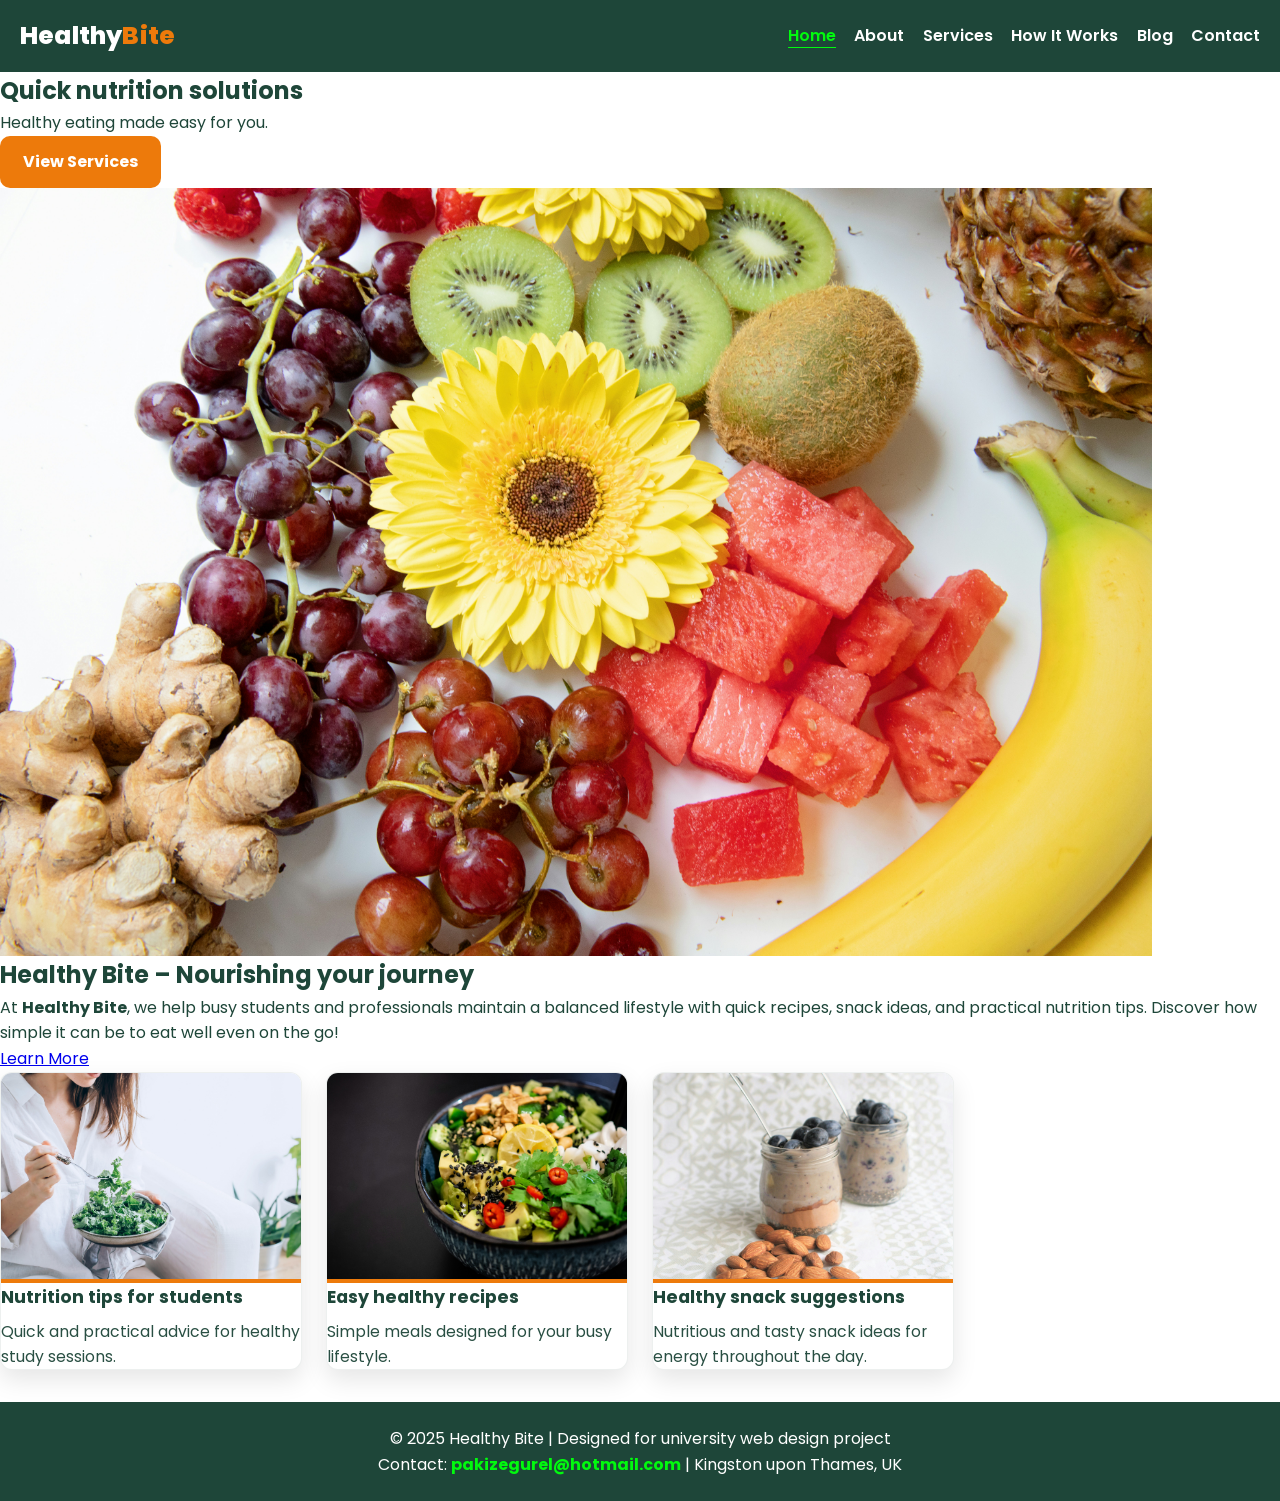
<file: index.html>
<!-- =======================================================
  File: index.html
  Project: Healthy Bite
  Author: Pakize Gurel
  Description: Home (Landing) page for the Healthy Bite website.
  ======================================================= -->

<!DOCTYPE html>
<html lang="en">
<head>
  <meta charset="UTF-8" />
  <meta name="viewport" content="width=device-width, initial-scale=1.0" />
  <title>Healthy Bite | Quick Nutrition Solutions</title>
  <link rel="stylesheet" href="styles.css" />
  <script src="script.js" defer></script>
</head>

<body>
  <!-- ==================== HEADER / NAVIGATION ==================== -->
  <header class="site-header">
    <div class="logo">Healthy<span>Bite</span></div>
    <nav class="nav" id="navMenu">
      <ul id="navLinks">
        <li><a href="index.html" class="active">Home</a></li>
        <li><a href="about.html">About</a></li>
        <li><a href="services.html">Services</a></li>
        <li><a href="howitworks.html">How It Works</a></li>
        <li><a href="blog.html">Blog</a></li>
        <li><a href="contact.html">Contact</a></li>
      </ul>
    </nav>
    <!-- Mobile menu toggle -->
    <button class="menu-toggle" type="button" aria-label="Open menu" aria-controls="navLinks" aria-expanded="false" onclick="toggleMenu()">☰</button>
  </header>

  <!-- ==================== HERO SECTION ==================== -->
  <section class="hero">
    <div class="hero-content">
      <h1>Quick nutrition solutions</h1>
      <p>Healthy eating made easy for you.</p>
      <a href="services.html" class="btn-primary">View Services</a>
    </div>
    <!-- Image from Unsplash - credited inline -->
    <img src="assets/images/home.jpg" alt="Healthy salad bowl" class="home-img" />
    <!-- Image source: Unsplash -->
  </section>

  <!-- ==================== INTRO SECTION ==================== -->
  <section class="intro">
    <h2>Healthy Bite – Nourishing your journey</h2>
    <p>
      At <strong>Healthy Bite</strong>, we help busy students and professionals
      maintain a balanced lifestyle with quick recipes, snack ideas, and practical
      nutrition tips. Discover how simple it can be to eat well even on the go!
    </p>
    <a href="about.html" class="btn-secondary">Learn More</a>
  </section>

  <!-- ==================== FEATURES SECTION ==================== -->
  <section class="features">
  <div class="feature-card">
    <img src="assets/images/homestudents.jpg" alt="Nutrition for students" />
    <h3>Nutrition tips for students</h3>
    <p>Quick and practical advice for healthy study sessions.</p>
  </div>

  <div class="feature-card">
    <img src="assets/images/recipes.jpg" alt="Easy healthy recipes" />
    <h3>Easy healthy recipes</h3>
    <p>Simple meals designed for your busy lifestyle.</p>
  </div>

  <div class="feature-card">
    <img src="assets/images/snacks.jpg" alt="Healthy snacks ideas" />
    <h3>Healthy snack suggestions</h3>
    <p>Nutritious and tasty snack ideas for energy throughout the day.</p>
  </div>
</section>
  <!-- ==================== FOOTER ==================== -->
  <footer class="site-footer">
    <div class="footer-content">
      <p>© 2025 Healthy Bite | Designed for university web design project</p>
      <p>
        Contact: <a href="mailto:pakizegurel@hotmail.com">pakizegurel@hotmail.com</a> |
        Kingston upon Thames, UK
      </p>
    </div>
  </footer>
</body>
</html>
</file>
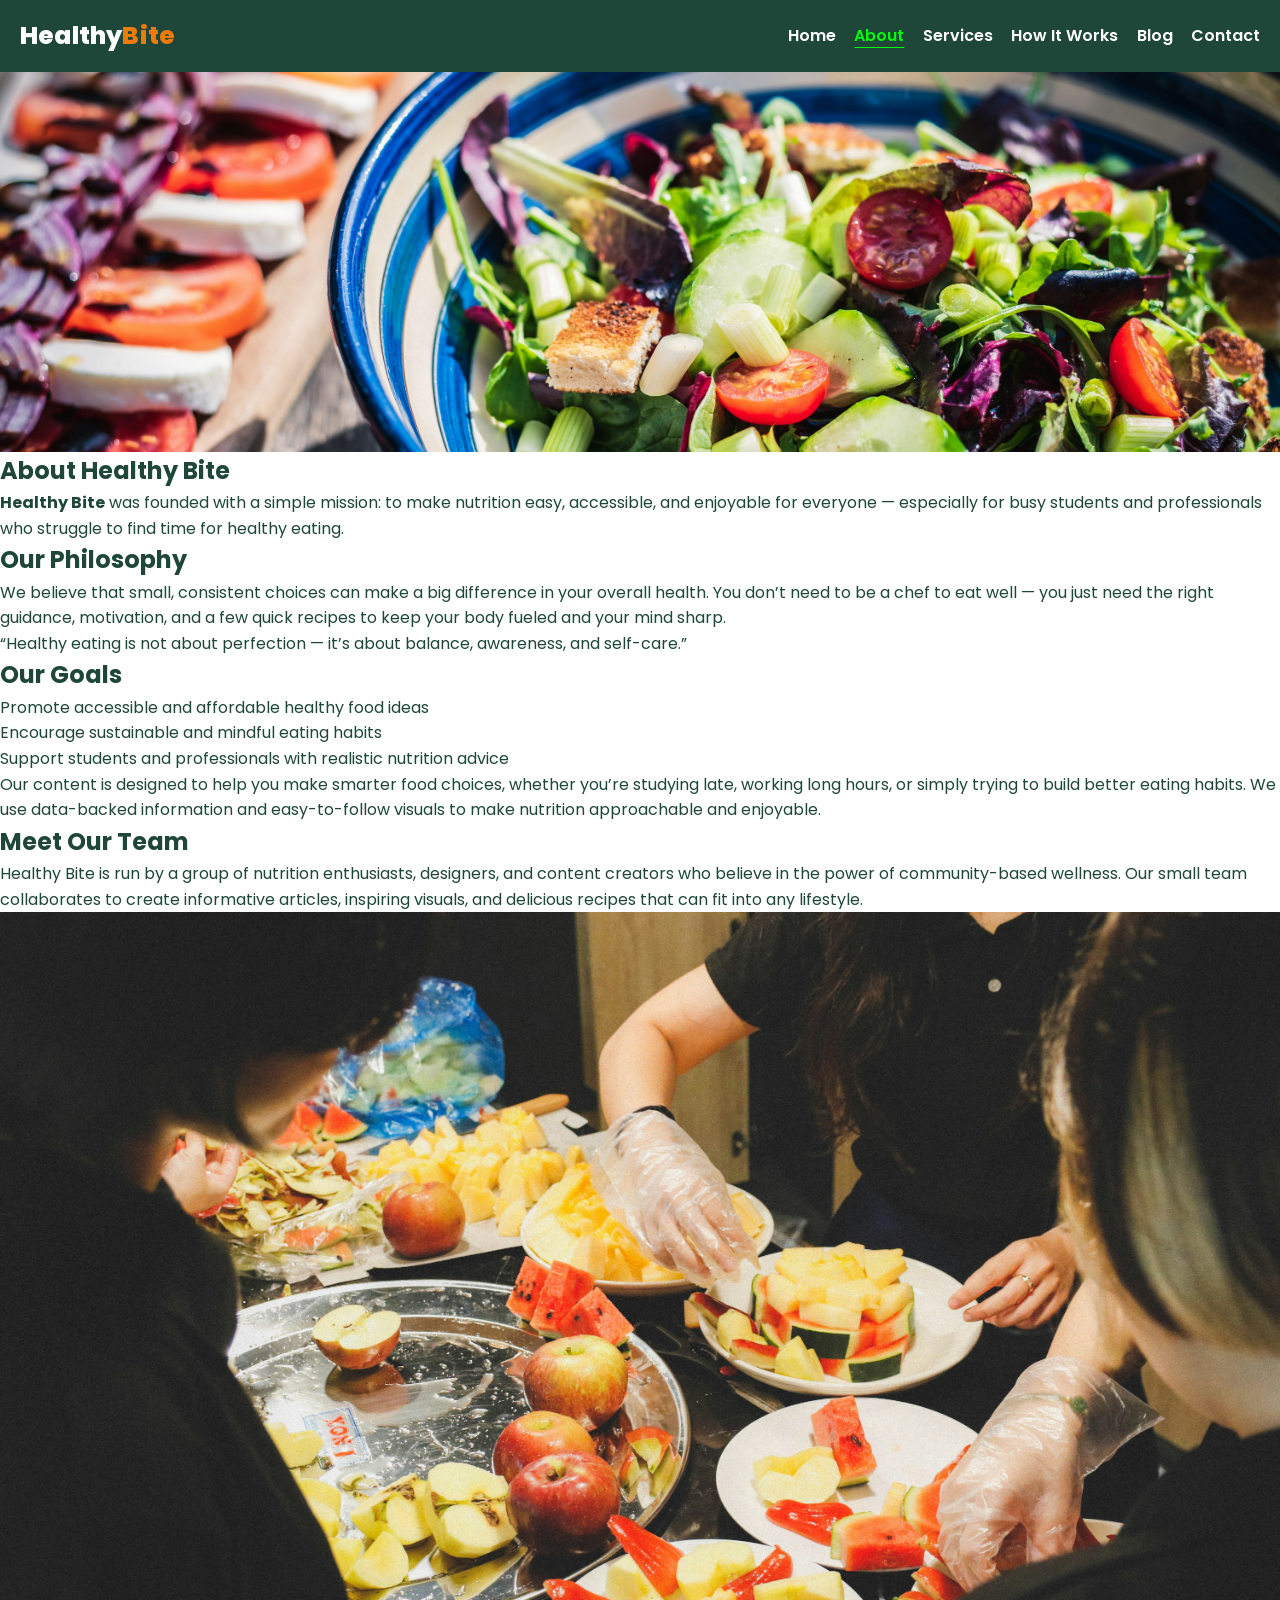
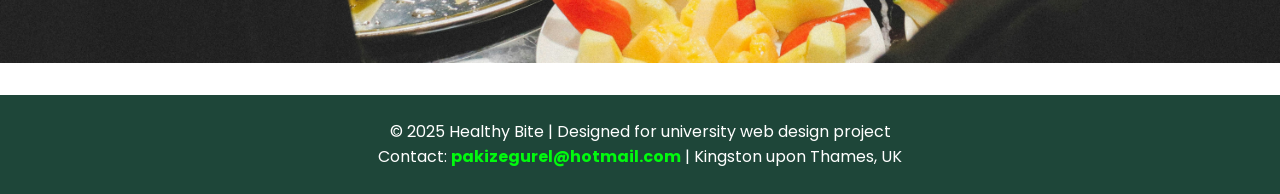
<file: about.html>
<!-- =======================================================
  File: about.html
  Project: Healthy Bite
  Author: Pakize Gurel
  Description: About page focused on text layout and readability.
  ======================================================= -->

<!DOCTYPE html>
<html lang="en">
<head>
  <meta charset="UTF-8" />
  <meta name="viewport" content="width=device-width, initial-scale=1.0" />
  <title>About | Healthy Bite</title>
  <link rel="stylesheet" href="styles.css" />
  <script src="script.js" defer></script>
</head>

<body>
  <!-- ==================== HEADER ==================== -->
  <header class="site-header">
    <div class="logo">Healthy<span>Bite</span></div>
    <nav class="nav" id="navMenu">
      <ul id="navLinks">
        <li><a href="index.html">Home</a></li>
        <li><a href="about.html" class="active">About</a></li>
        <li><a href="services.html">Services</a></li>
        <li><a href="howitworks.html">How It Works</a></li>
        <li><a href="blog.html">Blog</a></li>
        <li><a href="contact.html">Contact</a></li>
      </ul>
    </nav>
    <button class="menu-toggle" type="button" aria-label="Open menu" aria-controls="navLinks" aria-expanded="false" onclick="toggleMenu()">☰</button>
  </header>
  <!-- ================= HERO IMAGE ================= -->
<section class="about-hero">
  <img src="assets/images/jez-timms-BHD2OxkYGSk-unsplash.jpg" 
       alt="Fresh healthy salad bowl" 
       class="about-hero-img">
</section>

  <!-- ==================== ABOUT CONTENT ==================== -->
  <main class="about-content">
    <section class="about-intro">
      <h1>About Healthy Bite</h1>
      <p>
        <strong>Healthy Bite</strong> was founded with a simple mission: to make nutrition
        easy, accessible, and enjoyable for everyone — especially for busy students
        and professionals who struggle to find time for healthy eating.
      </p>
    </section>

    <section class="about-text">
      <h2>Our Philosophy</h2>
      <p>
        We believe that small, consistent choices can make a big difference in your
        overall health. You don’t need to be a chef to eat well — you just need the
        right guidance, motivation, and a few quick recipes to keep your body fueled
        and your mind sharp.
      </p>

      <blockquote>
        “Healthy eating is not about perfection — it’s about balance, awareness, and self-care.”
      </blockquote>

      <h2>Our Goals</h2>
      <ul>
        <li>Promote accessible and affordable healthy food ideas</li>
        <li>Encourage sustainable and mindful eating habits</li>
        <li>Support students and professionals with realistic nutrition advice</li>
      </ul>

      <p>
        Our content is designed to help you make smarter food choices, whether you’re
        studying late, working long hours, or simply trying to build better eating
        habits. We use data-backed information and easy-to-follow visuals to make
        nutrition approachable and enjoyable.
      </p>
    </section>

    <section class="about-team">
      <h2>Meet Our Team</h2>
      <p>
        Healthy Bite is run by a group of nutrition enthusiasts, designers, and content
        creators who believe in the power of community-based wellness. Our small team
        collaborates to create informative articles, inspiring visuals, and delicious
        recipes that can fit into any lifestyle.
      </p>
      <!-- Example image with proper citation -->
      <img src="assets/images/team.jpg" alt="Healthy Bite team collaborating" />
      <!-- Image source: Unsplash -->
    </section>
  </main>

  <!-- ==================== FOOTER ==================== -->
  <footer class="site-footer">
    <div class="footer-content">
      <p>© 2025 Healthy Bite | Designed for university web design project</p>
      <p>
        Contact: <a href="mailto:pakizegurel@hotmail.com">pakizegurel@hotmail.com</a> |
        Kingston upon Thames, UK
      </p>
    </div>
  </footer>
</body>
</html>
</file>
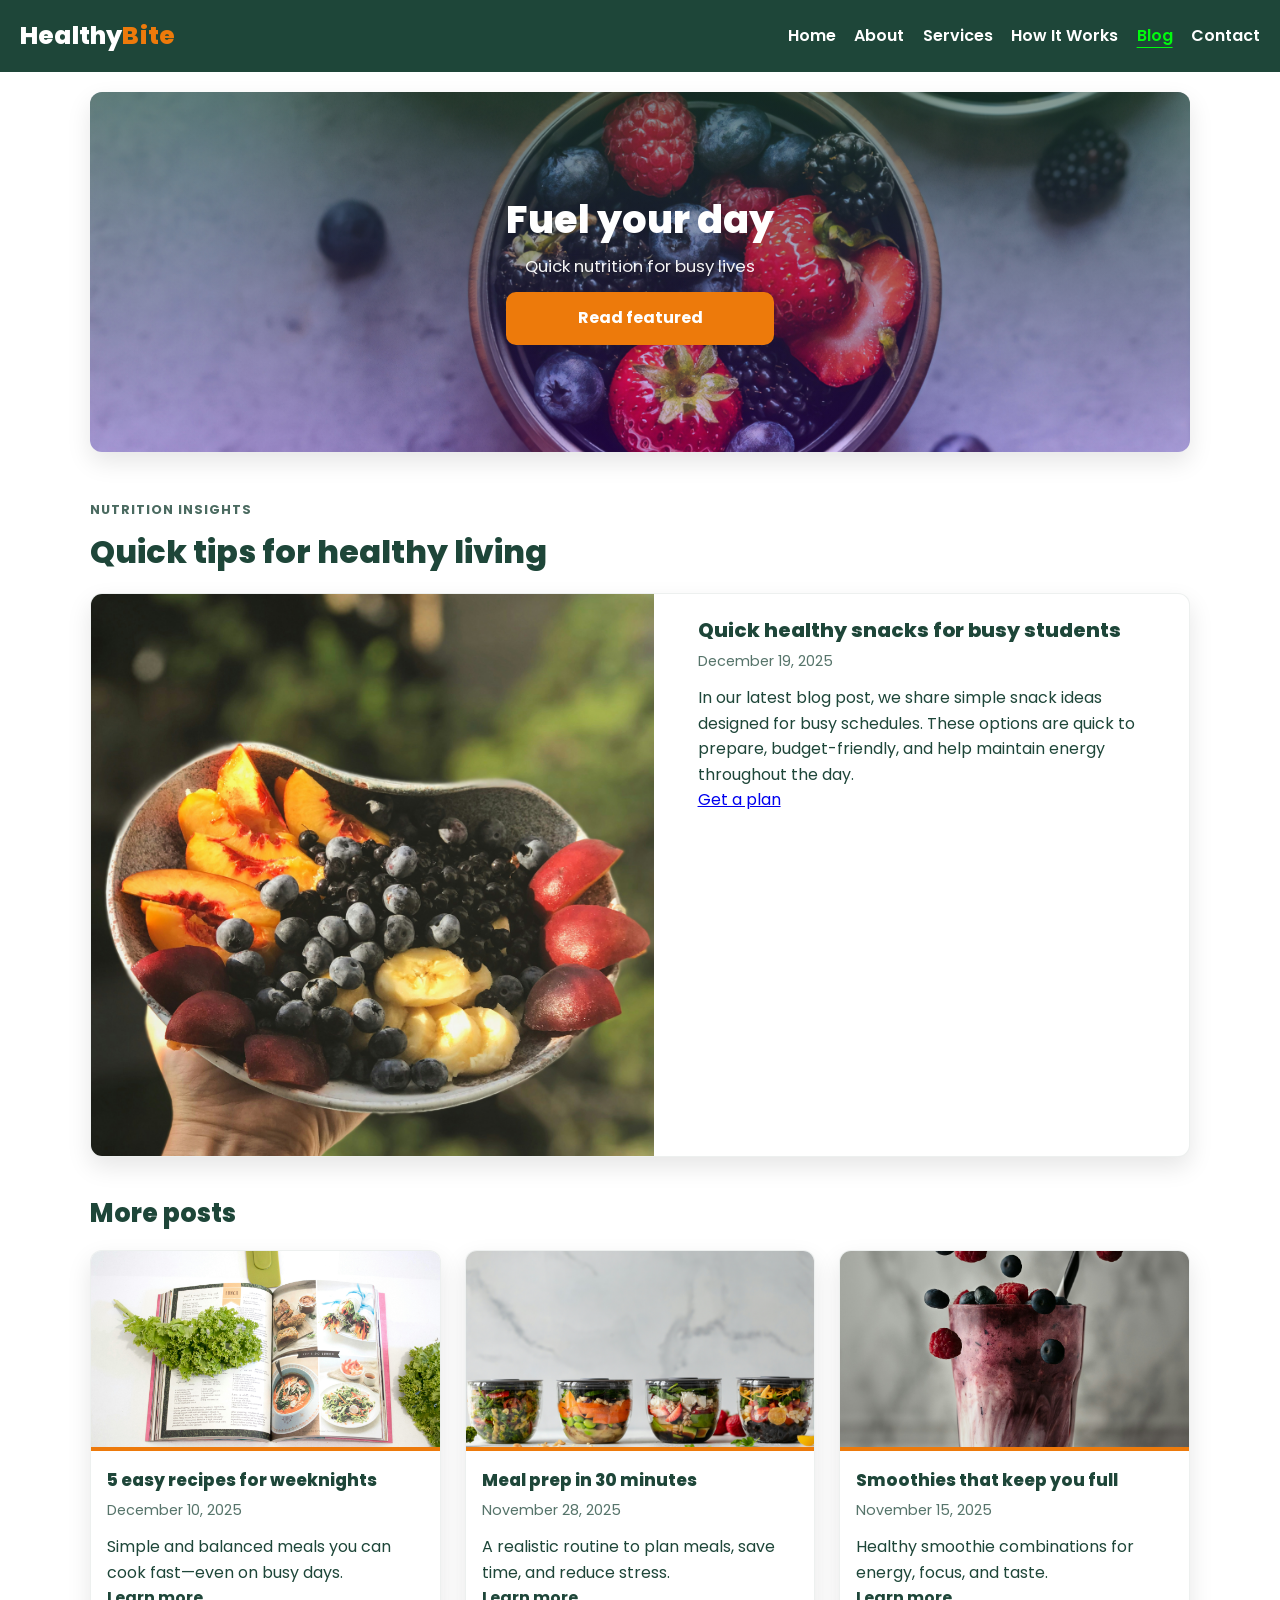
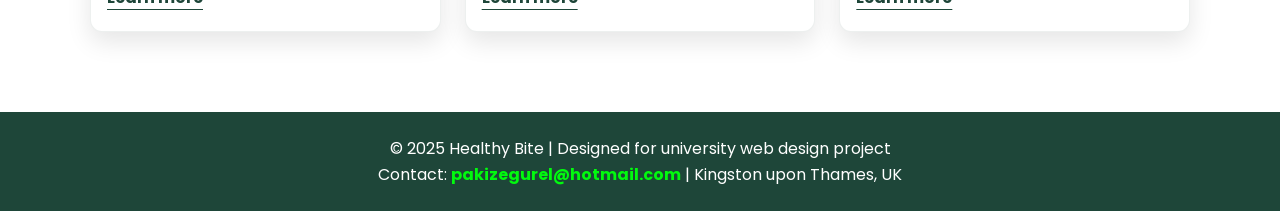
<file: blog.html>
<!-- =======================================================
  File: blog.html
  Project: Healthy Bite
  Author: Pakize Gurel
  Description: Blog page with hero + featured post layout.
======================================================= -->

<!DOCTYPE html>
<html lang="en">
<head>
  <meta charset="UTF-8" />
  <meta name="viewport" content="width=device-width, initial-scale=1.0" />
  <title>Blog | Healthy Bite</title>
  <link rel="stylesheet" href="styles.css" />
</head>

<body>
  <!-- ==================== HEADER ==================== -->
  <header class="site-header">
    <a class="logo" href="index.html" aria-label="Go to Home">
      Healthy<span>Bite</span>
    </a>

    <nav class="nav" aria-label="Main navigation">
      <ul id="primaryNav">
        <li><a href="index.html">Home</a></li>
        <li><a href="about.html">About</a></li>
        <li><a href="services.html">Services</a></li>
        <li><a href="howitworks.html">How It Works</a></li>
        <li><a class="active" href="blog.html" aria-current="page">Blog</a></li>
        <li><a href="contact.html">Contact</a></li>
      </ul>
    </nav>

    <button
      class="menu-toggle"
      type="button"
      aria-label="Open menu"
      aria-controls="primaryNav"
      aria-expanded="false"
      onclick="toggleMenu()"
    >
      ☰
    </button>
  </header>

  <!-- ==================== BLOG HERO ==================== -->
  <section class="blog-hero" aria-label="Blog hero">
    <img src="assets/images/quick healthy.jpg" alt="Healthy food background" class="blog-hero-img" />
    <!-- Image source: Unsplash -->
    <div class="blog-hero-overlay">
      <h1>Fuel your day</h1>
      <p>Quick nutrition for busy lives</p>
      <a class="btn-primary" href="#featured">Read featured</a>
    </div>
  </section>

  <main class="container blog">
    <!-- ==================== FEATURED POST ==================== -->
    <section id="featured" class="featured">
      <div class="featured-label">Nutrition insights</div>
      <h2 class="featured-title">Quick tips for healthy living</h2>

      <article class="featured-post">
        <img
          src="assets/images/quickhealthysnack.jpg"
          alt="Quick healthy snacks"
          class="featured-img"
        />
        <!-- Image source: Unsplash -->

        <div class="featured-content">
          <h3>Quick healthy snacks for busy students</h3>
          <p class="post-meta">December 19, 2025</p>
          <p>
            In our latest blog post, we share simple snack ideas designed for busy schedules.
            These options are quick to prepare, budget-friendly, and help maintain energy throughout the day.
          </p>

          <a class="btn-secondary" href="contact.html">Get a plan</a>
        </div>
      </article>
    </section>

    <!-- ==================== MORE POSTS ==================== -->
    <section class="posts" aria-label="More blog posts">
      <h2 class="posts-title">More posts</h2>

      <div class="posts-grid">
        <article class="post-card">
          <img src="assets/images/recipes2.jpg" alt="Healthy recipes" />
          <!-- Image source: Unsplash -->
          <div class="post-body">
            <h3>5 easy recipes for weeknights</h3>
            <p class="post-meta">December 10, 2025</p>
            <p>Simple and balanced meals you can cook fast—even on busy days.</p>
            <a class="how-link" href="services.html">Learn more</a>
          </div>
        </article>

        <article class="post-card">
          <img src="assets/images/meal prep.jpg" alt="Meal prep ideas" />
          <!-- Image source: Unsplash -->
          <div class="post-body">
            <h3>Meal prep in 30 minutes</h3>
            <p class="post-meta">November 28, 2025</p>
            <p>A realistic routine to plan meals, save time, and reduce stress.</p>
            <a class="how-link" href="services.html">Learn more</a>
          </div>
        </article>

        <article class="post-card">
          <img src="assets/images/smoothies1.jpg" alt="Smoothies and snacks" />
          <!-- Image source: Unsplash -->
          <div class="post-body">
            <h3>Smoothies that keep you full</h3>
            <p class="post-meta">November 15, 2025</p>
            <p>Healthy smoothie combinations for energy, focus, and taste.</p>
            <a class="how-link" href="services.html">Learn more</a>
          </div>
        </article>
      </div>
    </section>
  </main>

  <!-- ==================== FOOTER ==================== -->
  <footer class="site-footer">
    <div class="container footer-content">
      <p>© 2025 Healthy Bite | Designed for university web design project</p>
      <p>
        Contact: <a href="mailto:pakizegurel@hotmail.com">pakizegurel@hotmail.com</a> |
        Kingston upon Thames, UK
      </p>
    </div>
  </footer>

  <script>
    function toggleMenu() {
      const navList = document.getElementById("primaryNav");
      const btn = document.querySelector(".menu-toggle");
      if (!navList || !btn) return;

      navList.classList.toggle("show");
      const expanded = btn.getAttribute("aria-expanded") === "true";
      btn.setAttribute("aria-expanded", String(!expanded));
    }
  </script>
</body>
</html>
</file>
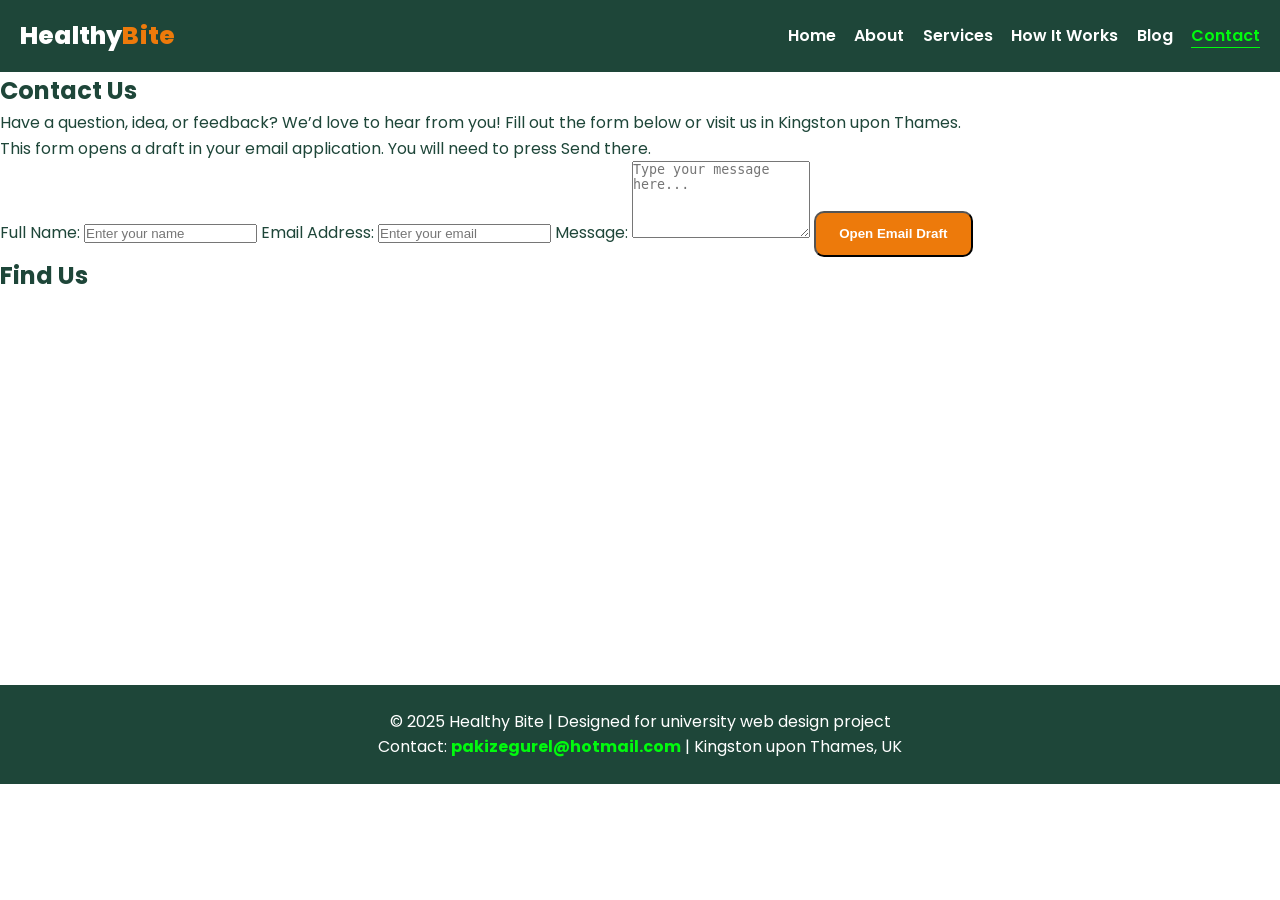
<file: contact.html>
<!-- =======================================================
  File: contact.html
  Project: Healthy Bite
  Author: Pakize Gurel
  Description: Contact page with email-draft form and embedded map.
  ======================================================= -->

<!DOCTYPE html>
<html lang="en">
<head>
  <meta charset="UTF-8" />
  <meta name="viewport" content="width=device-width, initial-scale=1.0" />
  <title>Contact | Healthy Bite</title>
  <link rel="stylesheet" href="styles.css" />
  <script src="script.js" defer></script>
</head>

<body>
  <!-- ==================== HEADER ==================== -->
  <header class="site-header">
    <div class="logo">Healthy<span>Bite</span></div>
    <nav class="nav" id="navMenu">
      <ul id="navLinks">
        <li><a href="index.html">Home</a></li>
        <li><a href="about.html">About</a></li>
        <li><a href="services.html">Services</a></li>
        <li><a href="howitworks.html">How It Works</a></li>
        <li><a href="blog.html">Blog</a></li>
        <li><a href="contact.html" class="active">Contact</a></li>
      </ul>
    </nav>
    <button class="menu-toggle" type="button" aria-label="Open menu" aria-controls="navLinks" aria-expanded="false" onclick="toggleMenu()">☰</button>
  </header>

  <!-- ==================== CONTACT CONTENT ==================== -->
  <main class="contact-content">
    <section class="contact-header">
      <h1>Contact Us</h1>
      <p>
        Have a question, idea, or feedback? We’d love to hear from you!  
        Fill out the form below or visit us in Kingston upon Thames.
      </p>
    </section>

    <!-- ===== CONTACT FORM ===== -->
    <section class="contact-form-section">
      <form id="contactForm">
        <p class="form-note">This form opens a draft in your email application. You will need to press Send there.</p>
        <label for="name">Full Name:</label>
        <input type="text" id="name" name="name" autocomplete="name" placeholder="Enter your name" required />

        <label for="email">Email Address:</label>
        <input type="email" id="email" name="email" autocomplete="email" placeholder="Enter your email" required />

        <label for="message">Message:</label>
        <textarea id="message" name="message" rows="5" placeholder="Type your message here..." required></textarea>

        <button type="submit" class="btn-primary">Open Email Draft</button>
        <p id="contactFeedback" role="status" aria-live="polite"></p>
      </form>
    </section>

    <!-- ===== EMBEDDED GOOGLE MAP ===== -->
    <section class="contact-map">
      <h2>Find Us</h2>
      <!-- Google Maps Embed - Kingston upon Thames -->
      <!-- Embedded external service as required -->
      <iframe
        title="Map of Kingston upon Thames"
        src="https://www.google.com/maps/embed?pb=!1m18!1m12!1m3!1d19919.06288905582!2d-0.311577!3d51.409627!2m3!1f0!2f0!3f0!3m2!1i1024!2i768!4f13.1!3m3!1m2!1s0x487608f5dfb3e01f%3A0xb1de601d34f693b0!2sKingston%20upon%20Thames%2C%20UK!5e0!3m2!1sen!2suk!4v1700000000000!5m2!1sen!2suk"
        width="100%"
        height="350"
        style="border:0;"
        allowfullscreen=""
        loading="lazy"
        referrerpolicy="no-referrer-when-downgrade">
      </iframe>
    </section>
  </main>

  <!-- ==================== FOOTER ==================== -->
  <footer class="site-footer">
    <div class="footer-content">
      <p>© 2025 Healthy Bite | Designed for university web design project</p>
      <p>
        Contact: <a href="mailto:pakizegurel@hotmail.com">pakizegurel@hotmail.com</a> |
        Kingston upon Thames, UK
      </p>
    </div>
  </footer>
</body>
</html>
</file>
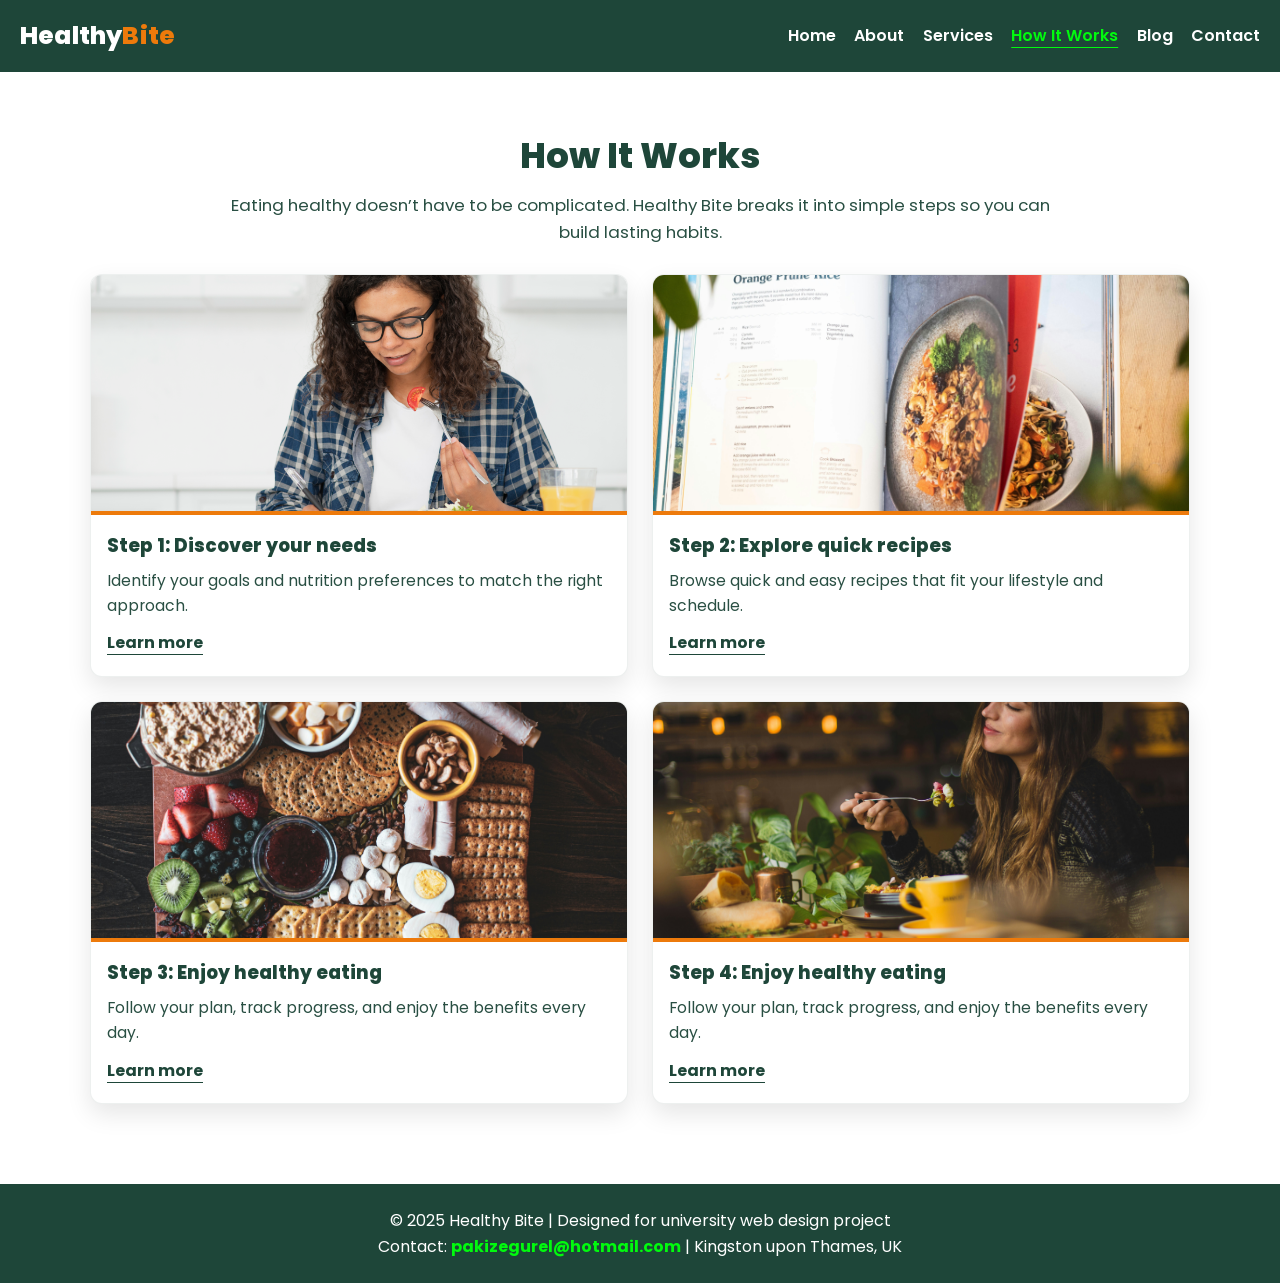
<file: howitworks.html>
<!-- =======================================================
  File: howitworks.html
  Project: Healthy Bite
  Author: Pakize Gurel
  Description: How It Works page presented as a card grid.
======================================================= -->

<!DOCTYPE html>
<html lang="en">
<head>
  <meta charset="UTF-8" />
  <meta name="viewport" content="width=device-width, initial-scale=1.0" />
  <title>How It Works | Healthy Bite</title>
  <link rel="stylesheet" href="styles.css" />
</head>

<body>
  <!-- ==================== HEADER ==================== -->
  <header class="site-header">
    <a class="logo" href="index.html" aria-label="Go to Home">
      Healthy<span>Bite</span>
    </a>

    <nav class="nav" aria-label="Main navigation">
      <ul id="primaryNav">
        <li><a href="index.html">Home</a></li>
        <li><a href="about.html">About</a></li>
        <li><a href="services.html">Services</a></li>
        <li><a class="active" href="howitworks.html" aria-current="page">How It Works</a></li>
        <li><a href="blog.html">Blog</a></li>
        <li><a href="contact.html">Contact</a></li>
      </ul>
    </nav>

    <button
      class="menu-toggle"
      type="button"
      aria-label="Open menu"
      aria-controls="primaryNav"
      aria-expanded="false"
      onclick="toggleMenu()"
    >
      ☰
    </button>
  </header>

  <!-- ==================== PAGE HEADER ==================== -->
  <main class="container how">
    <section class="how-header">
      <h1>How It Works</h1>
      <p>
        Eating healthy doesn’t have to be complicated. Healthy Bite breaks it into simple steps
        so you can build lasting habits.
      </p>
    </section>

    <!-- ==================== CARD GRID ==================== -->
    <section class="how-grid" aria-label="How it works steps">
      <!-- Step 1 -->
      <article class="how-card">
        <img src="assets/images/how-step1.jpg" alt="Discovering nutrition needs" />
        <!-- Image source: Unsplash -->
        <div class="how-card-body">
          <h2>Step 1: Discover your needs</h2>
          <p>Identify your goals and nutrition preferences to match the right approach.</p>
          <a class="how-link" href="services.html">Learn more</a>
        </div>
      </article>

      <!-- Step 2 -->
      <article class="how-card">
        <img src="assets/images/recipes1.jpg" alt="Exploring quick healthy recipes" />
        <!-- Image source: Unsplash -->
        <div class="how-card-body">
          <h2>Step 2: Explore quick recipes</h2>
          <p>Browse quick and easy recipes that fit your lifestyle and schedule.</p>
          <a class="how-link" href="blog.html">Learn more</a>
        </div>
      </article>

      <!-- Step 3 -->
      <article class="how-card">
        <img src="assets/images/healthy snack suggestions.jpg" alt="Enjoying healthy snacks suggestions" />
        <!-- Image source: Unsplash -->
        <div class="how-card-body">
          <h2>Step 3: Enjoy healthy eating</h2>
          <p>Follow your plan, track progress, and enjoy the benefits every day.</p>
          <a class="how-link" href="contact.html">Learn more</a>
        </div>
      </article>

      <!-- Step 4 -->
      <article class="how-card">
        <img src="assets/images/nutrition journey.jpg" alt="nutrition journey" />
        <!-- Image source: Unsplash -->
        <div class="how-card-body">
          <h2>Step 4: Enjoy healthy eating</h2>
          <p>Follow your plan, track progress, and enjoy the benefits every day.</p>
          <a class="how-link" href="contact.html">Learn more</a>
        </div>
      </article>

    </section>
  </main>

  <!-- ==================== FOOTER ==================== -->
  <footer class="site-footer">
    <div class="container footer-content">
      <p>© 2025 Healthy Bite | Designed for university web design project</p>
      <p>
        Contact: <a href="mailto:pakizegurel@hotmail.com">pakizegurel@hotmail.com</a> |
        Kingston upon Thames, UK
      </p>
    </div>
  </footer>

  <!-- ==================== INLINE JS ==================== -->
  <script>
    function toggleMenu() {
      const navList = document.getElementById("primaryNav");
      const btn = document.querySelector(".menu-toggle");
      if (!navList || !btn) return;

      navList.classList.toggle("show");
      const expanded = btn.getAttribute("aria-expanded") === "true";
      btn.setAttribute("aria-expanded", String(!expanded));
    }
  </script>
</body>
</html>
</file>
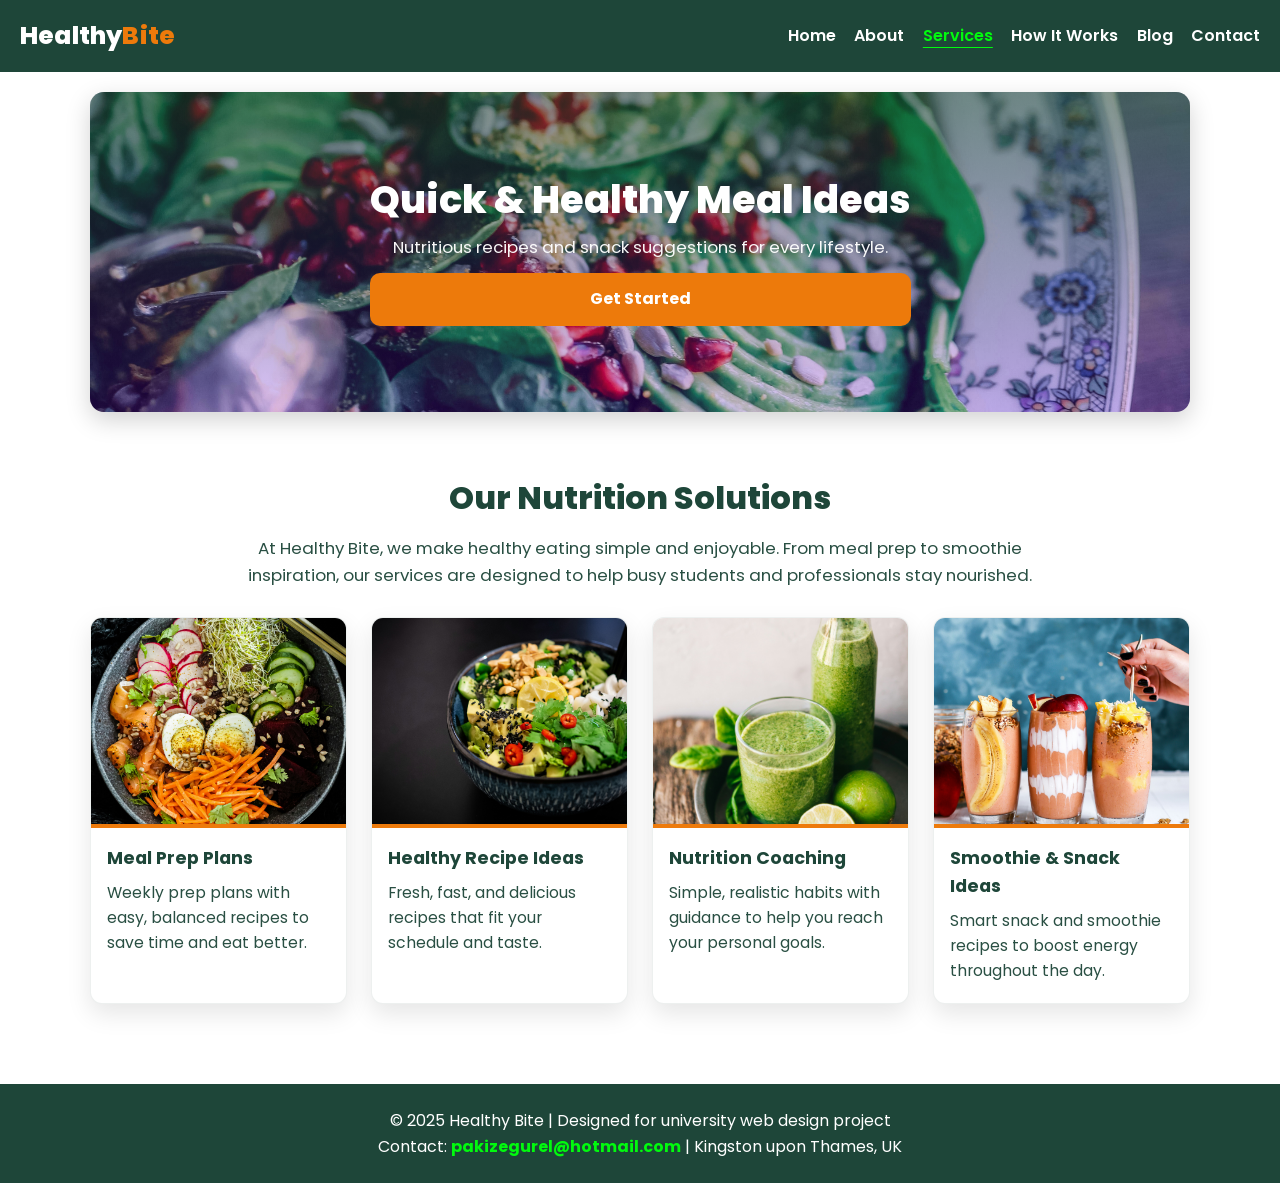
<file: services.html>
<!-- =======================================================
  File: services.html
  Project: Healthy Bite
  Author: Pakize Gurel
  Description: Services page focused on image presentation and styling.
======================================================= -->

<!DOCTYPE html>
<html lang="en">
<head>
  <meta charset="UTF-8" />
  <meta name="viewport" content="width=device-width, initial-scale=1.0" />
  <title>Services | Healthy Bite</title>
  <link rel="stylesheet" href="styles.css" />
</head>

<body>
  <!-- ==================== HEADER ==================== -->
  <header class="site-header">
    <a class="logo" href="index.html" aria-label="Go to Home">
      Healthy<span>Bite</span>
    </a>

    <nav class="nav" aria-label="Main navigation">
      <ul id="primaryNav">
        <li><a href="index.html">Home</a></li>
        <li><a href="about.html">About</a></li>
        <li><a class="active" href="services.html" aria-current="page">Services</a></li>
        <li><a href="howitworks.html">How It Works</a></li>
        <li><a href="blog.html">Blog</a></li>
        <li><a href="contact.html">Contact</a></li>
      </ul>
    </nav>

    <button
      class="menu-toggle"
      type="button"
      aria-label="Open menu"
      aria-controls="primaryNav"
      aria-expanded="false"
      onclick="toggleMenu()"
    >
      ☰
    </button>
  </header>

  <!-- ==================== SERVICES HERO ==================== -->
  <section class="services-hero" aria-label="Services hero section">
    <img
      src="assets/images/hero.jpg"
      alt="Healthy meal variety"
      class="services-hero-img"
    />
    <!-- Image source: Unsplash (Odiseo Castrejon) -->

    <div class="hero-overlay">
      <h1>Quick &amp; Healthy Meal Ideas</h1>
      <p>Nutritious recipes and snack suggestions for every lifestyle.</p>
      <a class="btn-primary" href="contact.html">Get Started</a>
    </div>
  </section>

  <!-- ==================== SERVICES CONTENT ==================== -->
  <main class="container services-content">
    <section class="services-intro">
      <h2>Our Nutrition Solutions</h2>
      <p>
        At Healthy Bite, we make healthy eating simple and enjoyable. From meal prep to smoothie inspiration,
        our services are designed to help busy students and professionals stay nourished.
      </p>
    </section>

    <!-- ===== SERVICE CARDS (image styling focus) ===== -->
    <section class="features" aria-label="Service cards">
      <article class="feature-card">
        <img src="assets/images/mealprep.jpg" alt="Meal prep planning" />
        <!-- Image source: Unsplash -->
        <div class="feature-card-body">
          <h3>Meal Prep Plans</h3>
          <p>Weekly prep plans with easy, balanced recipes to save time and eat better.</p>
        </div>
      </article>

      <article class="feature-card">
        <img src="assets/images/recipes.jpg" alt="Healthy recipe ideas" />
        <!-- Image source: Unsplash -->
        <div class="feature-card-body">
          <h3>Healthy Recipe Ideas</h3>
          <p>Fresh, fast, and delicious recipes that fit your schedule and taste.</p>
        </div>
      </article>

      <article class="feature-card">
        <img src="assets/images/coaching.jpg" alt="Nutrition coaching session" />
        <!-- Image source: Unsplash -->
        <div class="feature-card-body">
          <h3>Nutrition Coaching</h3>
          <p>Simple, realistic habits with guidance to help you reach your personal goals.</p>
        </div>
      </article>

      <article class="feature-card">
        <img src="assets/images/smoothies.jpg" alt="Healthy smoothie and snacks" />
        <!-- Image source: Unsplash -->
        <div class="feature-card-body">
          <h3>Smoothie &amp; Snack Ideas</h3>
          <p>Smart snack and smoothie recipes to boost energy throughout the day.</p>
        </div>
      </article>
    </section>
  </main>

  <!-- ==================== FOOTER ==================== -->
  <footer class="site-footer">
    <div class="container footer-content">
      <p>© 2025 Healthy Bite | Designed for university web design project</p>
      <p>
        Contact: <a href="mailto:pakizegurel@hotmail.com">pakizegurel@hotmail.com</a> |
        Kingston upon Thames, UK
      </p>
    </div>
  </footer>

  <!-- ==================== INLINE JS (no extra files) ==================== -->
  <script>
    function toggleMenu() {
      const navList = document.getElementById("primaryNav");
      const btn = document.querySelector(".menu-toggle");
      if (!navList || !btn) return;

      navList.classList.toggle("show");
      const expanded = btn.getAttribute("aria-expanded") === "true";
      btn.setAttribute("aria-expanded", String(!expanded));
    }
  </script>
</body>
</html>
</file>
<file: styles.css>
/* ==========================================================
   File: styles.css
   Project: Healthy Bite
   Author: Pakize Gurel
   Description: Main stylesheet for the Healthy Bite website.
   ========================================================== */

/* External resource (typography):
   Poppins font loaded from Google Fonts for readable, modern UI.
   Source: https://fonts.google.com/specimen/Poppins
*/
@import url('https://fonts.googleapis.com/css2?family=Poppins:wght@400;500;600;700;800&display=swap');

/* -------- GLOBAL / RESET -------- */
:root {
  /* Your brand palette (from your slide) */
  --brand-orange: #ED7A0B;
  --brand-green:  #01FA0E;
  --brand-blue:   #7101FA;

  /* UI neutrals */
  --white: #ffffff;
  --light-gray: #eaeaea;
  --text-dark: #1E4639; /* deep green used previously for strong readability */

  /* Typography */
  --font-body: 'Poppins', system-ui, -apple-system, Segoe UI, Roboto, Arial, sans-serif;

  /* UI tokens */
  --radius: 12px;
  --shadow: 0 10px 24px rgba(0, 0, 0, 0.10);
  --shadow-hover: 0 14px 32px rgba(0, 0, 0, 0.14);
  --max-width: 1100px;
}

* { margin: 0; padding: 0; box-sizing: border-box; }

body {
  font-family: var(--font-body);
  color: var(--text-dark);
  background-color: var(--white);
  line-height: 1.6;
}

img { max-width: 100%; display: block; }

.container {
  width: min(var(--max-width), calc(100% - 2rem));
  margin: 0 auto;
}

/* Accessibility focus */
a:focus, button:focus {
  outline: 3px solid var(--brand-green);
  outline-offset: 3px;
}

/* -------- HEADER / NAVIGATION -------- */
.site-header {
  background: var(--text-dark);
  color: var(--white);
  display: flex;
  justify-content: space-between;
  align-items: center;
  padding: 1rem 1.25rem;
  position: sticky;
  top: 0;
  z-index: 1000;
}

.logo {
  font-size: 1.55rem;
  font-weight: 800;
  color: var(--white);
  text-decoration: none;
  letter-spacing: 0.2px;
}

.logo span { color: var(--brand-orange); }

.nav ul {
  list-style: none;
  display: flex;
  gap: 1.15rem;
  align-items: center;
}

.nav a {
  color: var(--white);
  text-decoration: none;
  font-weight: 600;
  transition: color 0.2s ease, opacity 0.2s ease;
}

.nav a:hover { color: var(--brand-green); }

.nav a.active {
  color: var(--brand-green);
  text-decoration: underline;
  text-underline-offset: 6px;
}

.menu-toggle {
  display: none;
  background: none;
  border: none;
  color: var(--white);
  font-size: 1.6rem;
  cursor: pointer;
  padding: 0.25rem 0.5rem;
}

/* -------- BUTTONS -------- */
.btn-primary {
  display: inline-block;
  background-color: var(--brand-orange);
  color: var(--white);
  padding: 0.85rem 1.45rem;
  border-radius: 10px;
  text-decoration: none;
  font-weight: 700;
  transition: transform 0.2s ease, filter 0.2s ease;
}

.btn-primary:hover {
  transform: translateY(-1px);
  filter: brightness(0.95);
}

/* ==========================================================
   SERVICES PAGE
   ========================================================== */

/* -------- HERO -------- */
.services-hero {
  width: min(var(--max-width), calc(100% - 2rem));
  margin: 1.25rem auto 0 auto;
  border-radius: 14px;
  overflow: hidden;
  position: relative;
  box-shadow: 0 8px 24px rgba(0,0,0,0.18);
}

.services-hero-img {
  width: 100%;
  height: 320px;        
  object-fit: cover;
  display: block;
}

.hero img {
  width: 90%;
  height: 100%;
  object-fit: cover;   
  display: block;

  @media (max-width: 768px) {
  .hero {
    height: 260px;
  }
}
}

.hero-overlay {
  position: absolute;
  inset: 0;
  display: grid;
  place-content: center;
  gap: 0.75rem;
  padding: 2rem;
  text-align: center;
  color: var(--white);
  /* Brand overlay: dark + subtle blue tint for "trust" */
  background: linear-gradient(
    180deg,
    rgba(30, 70, 57, 0.55),
    rgba(113, 1, 250, 0.22)
  );
}

.hero-overlay h1 {
  font-size: clamp(1.8rem, 3vw, 2.7rem);
  line-height: 1.15;
  font-weight: 800;
}

.hero-overlay p {
  font-size: 1.05rem;
  max-width: 740px;
  margin: 0 auto;
  opacity: 0.96;
}

/* -------- CONTENT -------- */
.services-content {
  padding: 2.5rem 0 3rem 0;
}

.services-intro {
  text-align: center;
  padding: 1.25rem 0 1.75rem 0;
}

.services-intro h2 {
  font-size: 2rem;
  margin-bottom: 0.75rem;
  font-weight: 800;
}

.services-intro p {
  max-width: 820px;
  margin: 0 auto;
  font-size: 1.05rem;
  opacity: 0.95;
}

/* -------- CARDS (image-focused) -------- */
.features {
  display: grid;
  grid-template-columns: repeat(4, 1fr);
  gap: 1.5rem;
  align-items: stretch;
}

.feature-card {
  background: var(--white);
  border-radius: var(--radius);
  overflow: hidden;
  box-shadow: var(--shadow);
  transition: transform 0.25s ease, box-shadow 0.25s ease;
  border: 1px solid rgba(30, 70, 57, 0.08);
  height: 100%;
}

.feature-card:hover {
  transform: translateY(-6px);
  box-shadow: var(--shadow-hover);
}

/* Card image is the main visual focus */
.feature-card img {
  width: 100%;
  height: 210px;
  object-fit: cover;
  border-bottom: 4px solid var(--brand-orange);
}

/* Card body */
.feature-card-body {
  padding: 1rem 1rem 1.25rem 1rem;
}

.feature-card h3 {
  font-size: 1.1rem;
  margin-bottom: 0.5rem;
  font-weight: 700;
}

.feature-card p {
  font-size: 0.98rem;
  opacity: 0.95;
}

/* -------- FOOTER -------- */
.site-footer {
  background-color: var(--text-dark);
  color: var(--white);
  margin-top: 2rem;
}

.footer-content {
  text-align: center;
  padding: 1.5rem 0;
}

.site-footer a {
  color: var(--brand-green);
  text-decoration: none;
  font-weight: 700;
}

.site-footer a:hover { color: var(--brand-orange); }

/* ==========================================================
   RESPONSIVE
   ========================================================== */
@media (max-width: 1024px) {
  .features { grid-template-columns: repeat(2, 1fr); }
}

@media (max-width: 768px) {
  .menu-toggle { display: inline-block; }

  .nav ul {
    display: none;
    flex-direction: column;
    gap: 0.75rem;
    position: absolute;
    top: 64px;
    right: 0;
    width: 220px;
    background-color: var(--text-dark);
    padding: 1rem;
    border-bottom-left-radius: 12px;
    box-shadow: var(--shadow);
  }

  .nav ul.show { display: flex; }

  .services-hero-img { height: 340px; }

  .features { grid-template-columns: 1fr; }

  .feature-card img { height: 200px; }
}
/* ==========================================================
   HOW IT WORKS (CARD GRID)
   ========================================================== */

.how {
  padding: 2.5rem 0 3rem 0;
}

.how-header {
  text-align: center;
  padding: 1rem 0 1.75rem 0;
}

.how-header h1 {
  font-size: 2.2rem;
  font-weight: 800;
  margin-bottom: 0.5rem;
}

.how-header p {
  max-width: 820px;
  margin: 0 auto;
  font-size: 1.05rem;
  opacity: 0.95;
}

/* 2-column grid on desktop, 1-column on mobile */
.how-grid {
  display: grid;
  grid-template-columns: repeat(2, 1fr);
  gap: 1.5rem;
  align-items: stretch;
}

.how-card {
  background: var(--white);
  border-radius: var(--radius);
  overflow: hidden;
  box-shadow: var(--shadow);
  border: 1px solid rgba(30, 70, 57, 0.08);
  transition: transform 0.25s ease, box-shadow 0.25s ease;
}

.how-card:hover {
  transform: translateY(-6px);
  box-shadow: var(--shadow-hover);
}

.how-card img {
  width: 100%;
  height: 240px;
  object-fit: cover;
  border-bottom: 4px solid var(--brand-orange);
}

.how-card-body {
  padding: 1rem 1rem 1.25rem 1rem;
}

.how-card-body h2 {
  font-size: 1.15rem;
  font-weight: 800;
  margin-bottom: 0.5rem;
}

.how-card-body p {
  font-size: 0.98rem;
  opacity: 0.95;
  margin-bottom: 0.75rem;
}

/* Underlined “Learn more” link like your example */
.how-link {
  display: inline-block;
  font-weight: 700;
  color: var(--text-dark);
  text-decoration: underline;
  text-underline-offset: 6px;
}

.how-link:hover {
  color: var(--brand-green);
}

/* Responsive */
@media (max-width: 1024px) {
  .how-grid { grid-template-columns: 1fr; }
  .how-card img { height: 220px; }
}
/* ==========================================================
   BLOG PAGE (hero + featured post)
   ========================================================== */

.blog {
  padding: 2.5rem 0 3rem 0;
}

/* Hero */
.blog-hero {
  position: relative;
  margin: 1.25rem auto 0 auto;
  width: min(var(--max-width), calc(100% - 2rem));
  border-radius: var(--radius);
  overflow: hidden;
  box-shadow: var(--shadow);
}

.blog-hero-img {
  width: 100%;
  height: 360px;
  object-fit: cover;
}

.blog-hero-overlay {
  position: absolute;
  inset: 0;
  display: grid;
  place-content: center;
  gap: 0.75rem;
  text-align: center;
  padding: 2rem;
  color: var(--white);
  background: linear-gradient(180deg, rgba(30,70,57,0.55), rgba(113,1,250,0.22));
}

.blog-hero-overlay h1 {
  font-size: clamp(2rem, 3vw, 3rem);
  font-weight: 800;
  line-height: 1.1;
}

.blog-hero-overlay p {
  font-size: 1.05rem;
  opacity: 0.95;
}

/* Featured section */
.featured-label {
  text-transform: uppercase;
  letter-spacing: 1px;
  font-weight: 700;
  font-size: 0.8rem;
  opacity: 0.8;
  margin-top: 0.5rem;
}

.featured-title {
  font-size: 2rem;
  font-weight: 800;
  margin: 0.35rem 0 1rem 0;
}

.featured-post {
  display: grid;
  grid-template-columns: 1.1fr 1fr;
  gap: 1.5rem;
  align-items: stretch;
  background: var(--white);
  border-radius: var(--radius);
  overflow: hidden;
  box-shadow: var(--shadow);
  border: 1px solid rgba(30, 70, 57, 0.08);
}

.featured-img {
  width: 100%;
  height: 100%;
  min-height: 320px;
  object-fit: cover;
}

.featured-content {
  padding: 1.25rem 1.25rem 1.5rem 1.25rem;
}

.featured-content h3 {
  font-size: 1.25rem;
  font-weight: 800;
  margin-bottom: 0.25rem;
}

.post-meta {
  font-size: 0.9rem;
  opacity: 0.75;
  margin-bottom: 0.75rem;
}

/* More posts */
.posts {
  margin-top: 2.25rem;
}

.posts-title {
  font-size: 1.6rem;
  font-weight: 800;
  margin-bottom: 1rem;
}

.posts-grid {
  display: grid;
  grid-template-columns: repeat(3, 1fr);
  gap: 1.5rem;
}

.post-card {
  background: var(--white);
  border-radius: var(--radius);
  overflow: hidden;
  box-shadow: var(--shadow);
  border: 1px solid rgba(30, 70, 57, 0.08);
  transition: transform 0.25s ease, box-shadow 0.25s ease;
}

.post-card:hover {
  transform: translateY(-6px);
  box-shadow: var(--shadow-hover);
}

.post-card img {
  width: 100%;
  height: 200px;
  object-fit: cover;
  border-bottom: 4px solid var(--brand-orange);
}

.post-body {
  padding: 1rem 1rem 1.25rem 1rem;
}

.post-body h3 {
  font-size: 1.05rem;
  font-weight: 800;
  margin-bottom: 0.3rem;
}

/* Responsive */
@media (max-width: 1024px) {
  .posts-grid { grid-template-columns: 1fr; }
  .featured-post { grid-template-columns: 1fr; }
  .featured-img { min-height: 260px; }
}

@media (max-width: 768px) {
  .blog-hero-img { height: 300px; }
}
/* Link style for "Learn more" and similar links */
.how-link {
  display: inline-block;
  font-weight: 700;
  color: var(--text-dark);
  text-decoration: underline;
  text-underline-offset: 6px;
}

.how-link:hover {
  color: var(--brand-green);
}
/* ================= ABOUT HERO ================= */

.about-hero {
  width: 100%;
  height: 380px;       
  overflow: hidden;
  position: relative;
}

.about-hero img {
  width: 100%;
  height: 100%;
  object-fit: cover;    
  display: block;
}
/* ================= ABOUT IMAGE SECTION ================= */

.about-images {
  display: grid;
  grid-template-columns: repeat(2, 1fr);
  gap: 24px;
  max-width: 1200px;
  margin: 60px auto;
  padding: 0 20px;
}

.about-images img {
  width: 100%;
  height: 320px;          
  object-fit: cover;
  border-radius: 14px;
  display: block;
}
</file>
